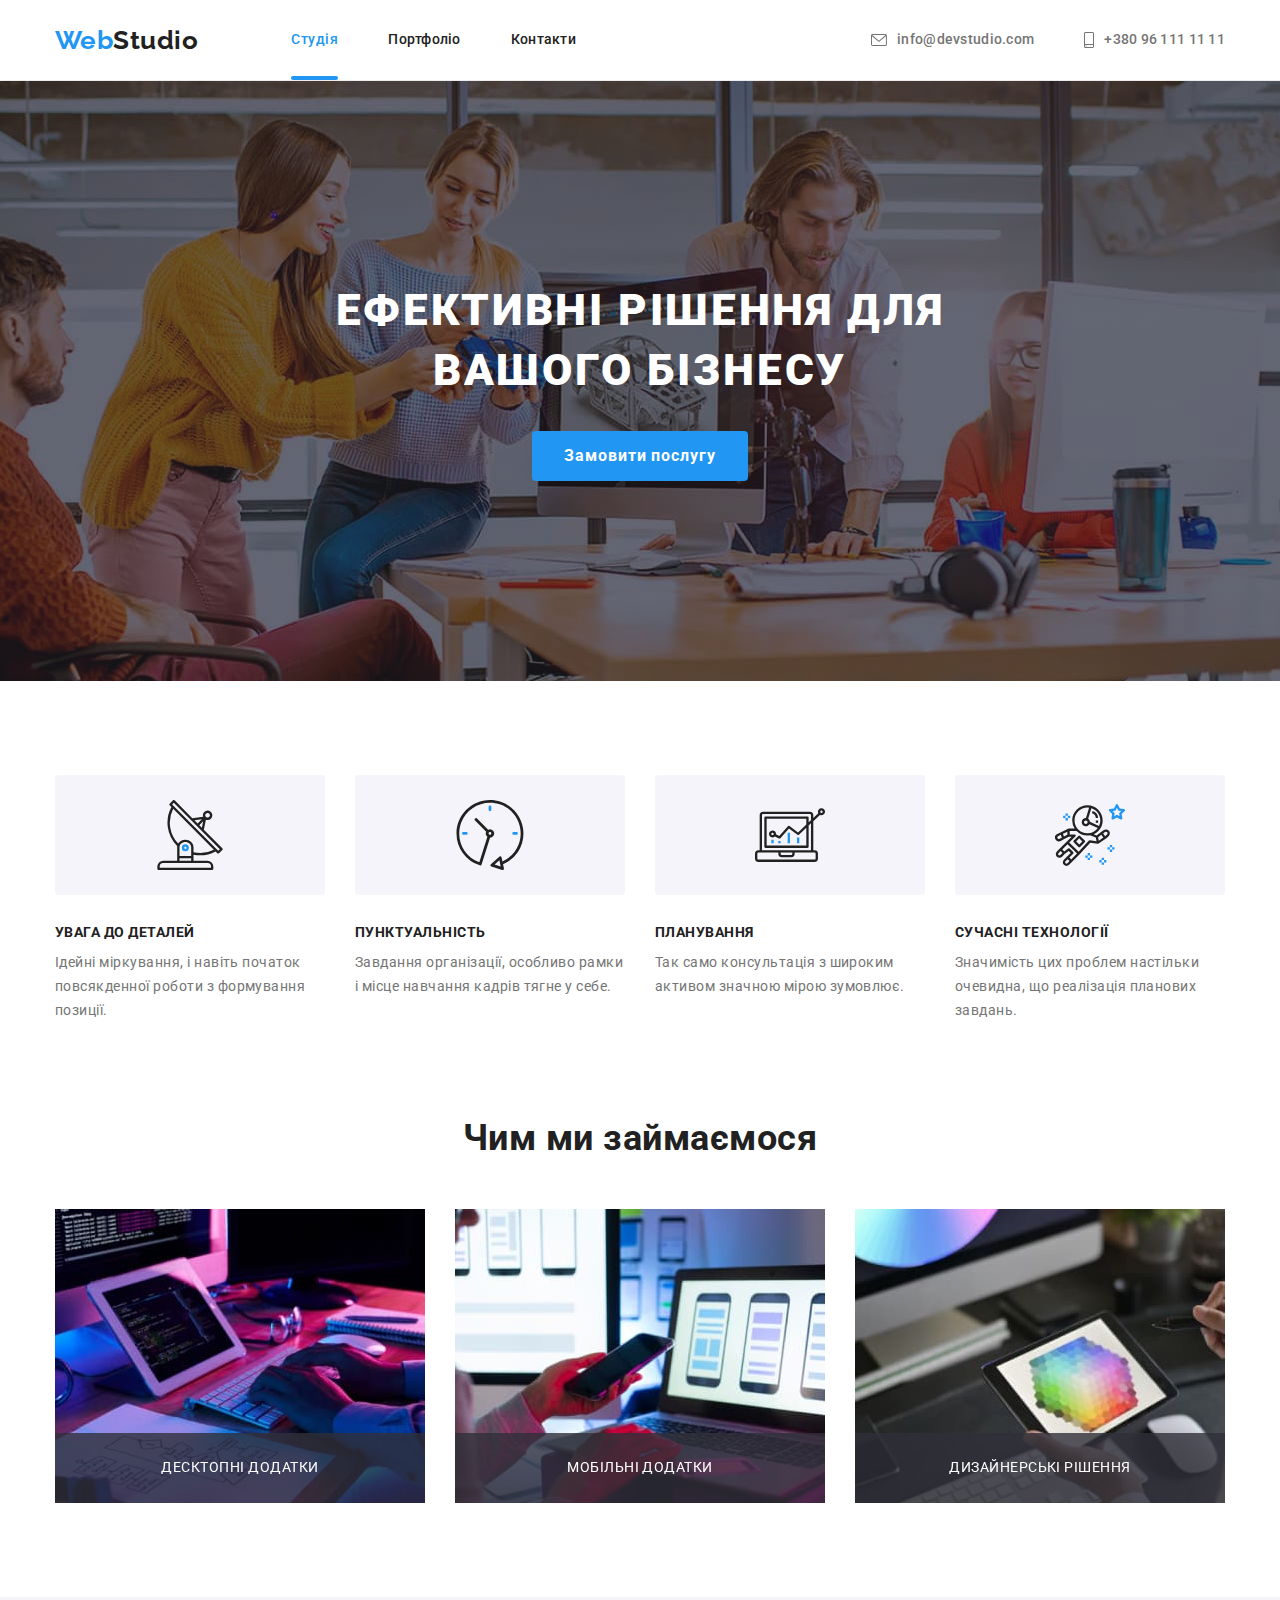
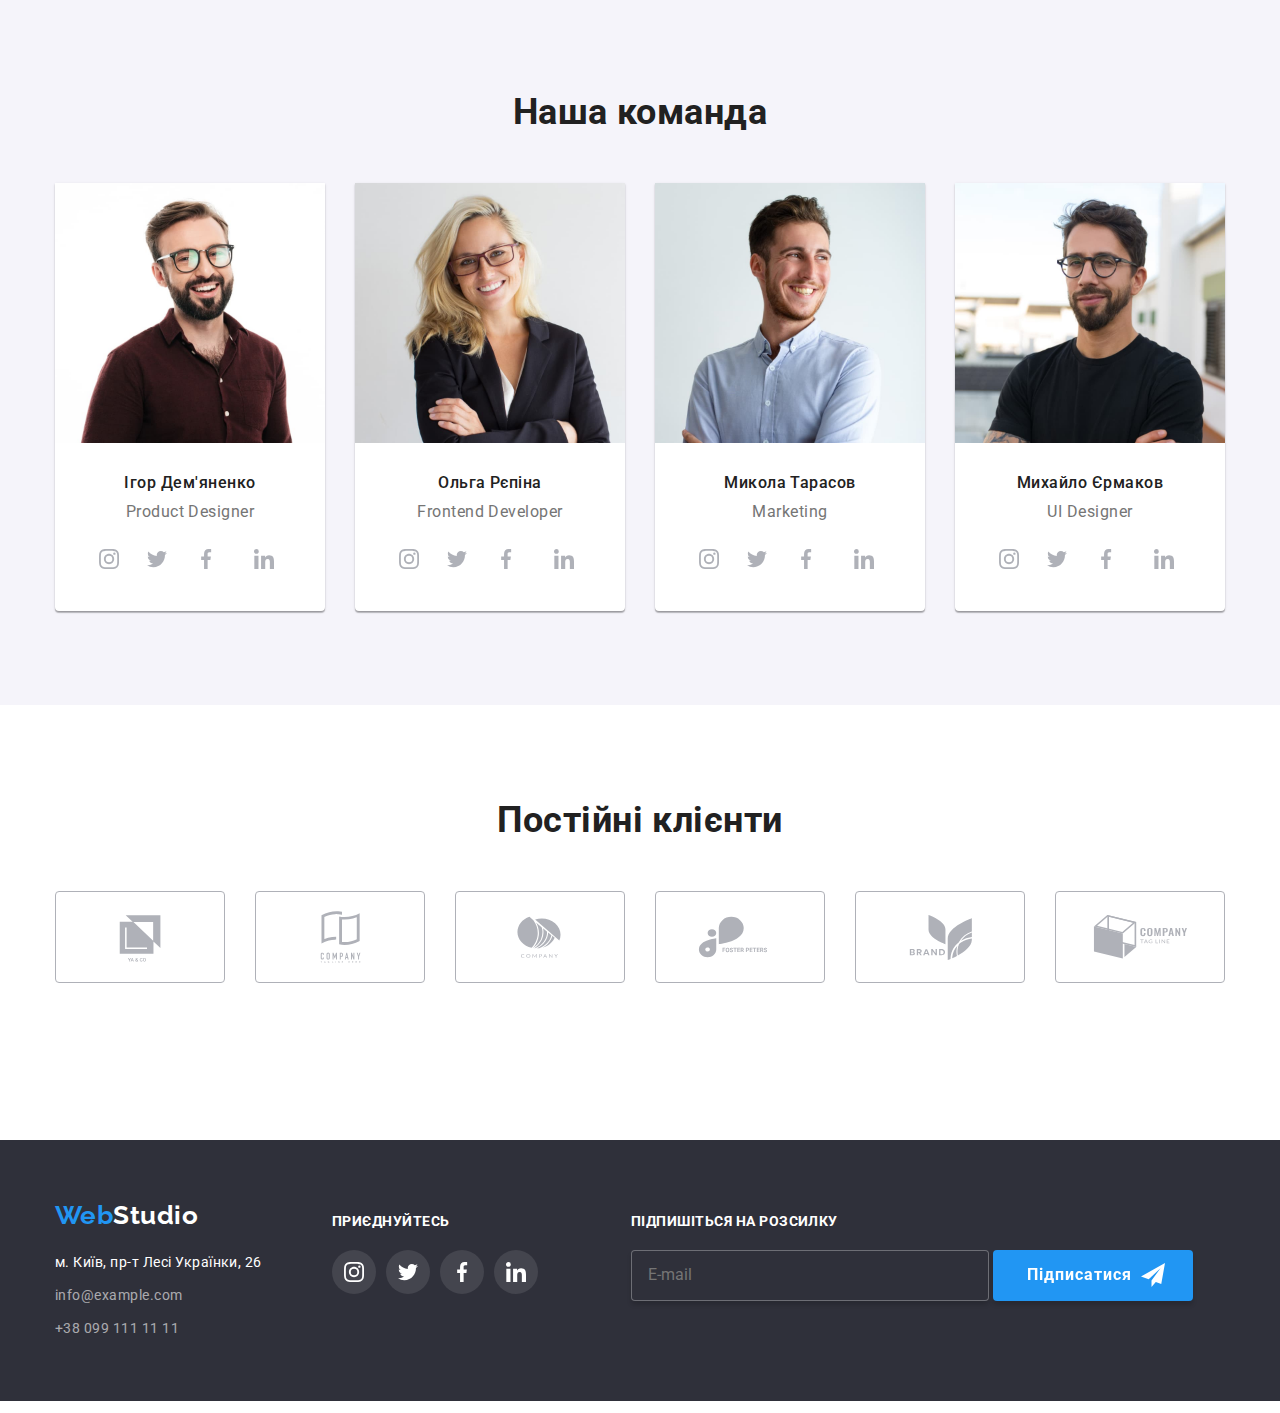
<file: index.html>
<!DOCTYPE html>
<html lang="ru">
  <head>
    <meta charset="UTF-8" />
    <meta http-equiv="X-UA-Compatible" content="IE=edge" />
    <meta name="viewport" content="width=device-width, initial-scale=1.0" />
    <title>Document</title>
    <link
      href="https://fonts.googleapis.com/css2?family=Raleway:wght@700&family=Roboto:wght@400;500;700;900&display=swap"
      rel="stylesheet"
    />
    <link
      rel="stylesheet"
      href="https://cdnjs.cloudflare.com/ajax/libs/modern-normalize/1.1.0/modern-normalize.min.css
"
    />
    <link rel="stylesheet" href="./css/styles.css" />
  </head>
  <body class="page">
    <!--шапка-->
    <header class="page-header">
      <div class="container main-nav">
        <nav class="main-nav">
          <a class="logo-link" href="/" lang="en">
            <span class="logo-accent">Web</span>Studio
          </a>
          <ul class="site-nav list">
            <li class="item">
              <a href="./index.html" class="link-current">Студія</a>
            </li>
            <li class="item">
              <a href="./portfolio.html" class="link">Портфоліо</a>
            </li>
            <li class="item">
              <a href="" class="link">Контакти</a>
            </li>
          </ul>
        </nav>

        <ul class="auth-nav list">
          <li class="item">
            <a href="emailto:info@devstudio.com" class="link">
              <svg class="icon" width="16" height="12">
                <use href="./images/icons.svg#envelope"></use>
              </svg>
              info@devstudio.com
            </a>
          </li>
          <li class="item">
            <a href="tel:+380961111111" class="link">
              <svg class="icon" width="10" height="16">
                <use href="./images/icons.svg#smartphone"></use>
              </svg>
              +380 96 111 11 11
            </a>
          </li>
        </ul>
      </div>
    </header>
    <!--hero-->
    <main>
      <section class="hero section">
        <div class="container">
          <h1 class="hero-title">
            Ефективні рішення для<br />
            вашого бізнесу
          </h1>
          <button data-modal-open class="button-main" type="button">
            Замовити послугу
          </button>
        </div>
        <div class="backdrop is-hidden" data-modal>
          <div class="modal">
            <button data-modal-close class="modal-close">
              <svg class="close-icon" width="18" height="18">
                <use href="./images/icons.svg#close"></use>
              </svg>
            </button>
            <form class="form">
              <b class="form-text">Залиште свої дані, ми вам передзвонимо </b>

              <label class="form-group">
                <span class="form-label">Ім'я</span>
                <input type="text" class="form-input" name="name" autofocus />
                <svg class="icon-form" width="18" height="18">
                  <use href="./images/icons.svg#person"></use>
                </svg>
              </label>

              <label class="form-group"
                ><span class="form-label">Телефон</span>
                <input type="tel" class="form-input" name="phone" />
                <svg class="icon-form" width="18" height="18">
                  <use href="./images/icons.svg#phone"></use>
                </svg>
              </label>
              <label class="form-group"
                ><span class="form-label">Пошта</span>
                <input type="email" class="form-input" name="email" />
                <svg class="icon-form" width="18" height="18">
                  <use href="./images/icons.svg#mail"></use>
                </svg>
              </label>

              <label class="form-group">
                <span class="form-label">Коментар</span>
                <textarea
                  name="comment"
                  class="form-comment"
                  rows="8"
                  placeholder="Введіть текст"
                ></textarea>
              </label>

              <label class="label-checkbox">
                <input class="checkbox" type="checkbox" name="policy" />
                <svg class="checkbox-icon" width="11" height="8">
                  <use href="./images/icons.svg#checkmark"></use>
                </svg>

                <span class="checkbox-text"
                  >Погоджуюся з розсилкою та приймаю
                  <a href="/" class="checkbox-link">Умови договору</a></span
                >
              </label>

              <button type="submit" class="form-button">Відправити</button>
            </form>
          </div>
        </div>
      </section>
      <!--особенности-->
      <section class="feature section">
        <div class="container">
          <h2 class="section-title">Наши особенности</h2>
          <ul class="feature list">
            <li class="item">
              <div class="feature-thumb">
                <svg class="feature-icon">
                  <use
                    href="./images/icons.svg#antenna"
                    width="70"
                    height="70"
                    x="100"
                    y="25"
                  ></use>
                </svg>
              </div>
              <h3 class="feature-title">Увага до деталей</h3>
              <p class="text">
                Ідейні міркування, і навіть початок повсякденної роботи з
                формування позиції.
              </p>
            </li>
            <li class="item">
              <div class="feature-thumb">
                <svg class="feature-icon">
                  <use
                    href="./images/icons.svg#clock"
                    width="70"
                    height="70"
                    x="100"
                    y="25"
                  ></use>
                </svg>
              </div>
              <h3 class="feature-title">Пунктуальність</h3>
              <p class="text">
                Завдання організації, особливо рамки і місце навчання кадрів
                тягне у себе.
              </p>
            </li>
            <li class="item">
              <div class="feature-thumb">
                <svg class="feature-icon">
                  <use
                    href="./images/icons.svg#diagram"
                    width="70"
                    height="70"
                    x="100"
                    y="25"
                  ></use>
                </svg>
              </div>
              <h3 class="feature-title">Планування</h3>
              <p class="text">
                Так само консультація з широким активом значною мірою зумовлює.
              </p>
            </li>
            <li class="item">
              <div class="feature-thumb">
                <svg class="feature-icon">
                  <use
                    href="./images/icons.svg#astronaut"
                    width="70"
                    height="70"
                    x="100"
                    y="25"
                  ></use>
                </svg>
              </div>
              <h3 class="feature-title">Сучасні технології</h3>
              <p class="text">
                Значимість цих проблем настільки очевидна, що реалізація
                планових завдань.
              </p>
            </li>
          </ul>
        </div>
      </section>
      <!--чем занимаемся-->
      <section class="specification section">
        <div class="container">
          <h2 class="title">Чим ми займаємося</h2>
          <ul class="list">
            <li class="item">
              <img
                class="picture"
                src="./images/websitedv.jpg"
                alt="разработка сайтов"
                width="370"
                height="294"
              />
              <div class="specification-thumb">
                <p class="lable">Десктопні додатки</p>
              </div>
            </li>
            <li class="item">
              <img
                class="picture"
                src="./images/appdv.jpg"
                alt="разработка приложений"
                width="370"
                height="294"
              />
              <div class="specification-thumb">
                <p class="lable">Мобільні додатки</p>
              </div>
            </li>
            <li class="item">
              <img
                class="picture"
                src="./images/desine.jpg"
                alt="дизайн сайтов и приложений"
                width="370"
                height="294"
              />
              <div class="specification-thumb">
                <p class="lable">Дизайнерські рішення</p>
              </div>
            </li>
          </ul>
        </div>
      </section>
      <!--наша команда-->
      <section class="team section">
        <div class="container">
          <h2 class="title">Наша команда</h2>
          <ul class="team-list list">
            <li class="item">
              <figure>
                <img
                  class="picture"
                  src="./images/igor.jpg"
                  alt="дизайн"
                  width="270"
                  height="260"
                />
                <figcaption class="card">
                  <p class="name">Ігор Дем'яненко</p>
                  <p class="text" lang="en">Product Designer</p>
                  <a class="social-link" href="#">
                    <svg class="team-icon">
                      <use
                        href="./images/icons.svg#instagram"
                        width="20"
                        height="20"
                        x="12"
                        y="12"
                      ></use>
                    </svg>
                  </a>
                  <a class="social-link" href="#">
                    <svg class="team-icon">
                      <use
                        href="./images/icons.svg#twitter"
                        width="20"
                        height="20"
                        x="12"
                        y="12"
                      ></use>
                    </svg>
                  </a>
                  <a class="social-link" href="#">
                    <svg class="team-icon">
                      <use
                        href="./images/icons.svg#facebook"
                        width="20"
                        height="20"
                        x="12"
                        y="12"
                      ></use>
                    </svg>
                  </a>
                  <a class="social-link" href="#">
                    <svg class="team-icon">
                      <use
                        href="./images/icons.svg#linkedin"
                        width="20"
                        height="20"
                        x="12"
                        y="12"
                      ></use>
                    </svg>
                  </a>
                </figcaption>
              </figure>
            </li>
            <li class="item">
              <figure>
                <img
                  class="picture"
                  src="./images/olga.jpg"
                  alt="разработка"
                  width="270"
                  height="260"
                />
                <figcaption class="card">
                  <p class="name">Ольга Рєпіна</p>
                  <p class="text" lang="en">Frontend Developer</p>
                  <a class="social-link" href="#">
                    <svg class="team-icon">
                      <use
                        href="./images/icons.svg#instagram"
                        width="20"
                        height="20"
                        x="12"
                        y="12"
                      ></use>
                    </svg>
                  </a>
                  <a class="social-link" href="#">
                    <svg class="team-icon">
                      <use
                        href="./images/icons.svg#twitter"
                        width="20"
                        height="20"
                        x="12"
                        y="12"
                      ></use>
                    </svg>
                  </a>
                  <a class="social-link" href="#">
                    <svg class="team-icon">
                      <use
                        href="./images/icons.svg#facebook"
                        width="20"
                        height="20"
                        x="12"
                        y="12"
                      ></use>
                    </svg>
                  </a>
                  <a class="social-link" href="#">
                    <svg class="team-icon">
                      <use
                        href="./images/icons.svg#linkedin"
                        width="20"
                        height="20"
                        x="12"
                        y="12"
                      ></use>
                    </svg>
                  </a>
                </figcaption>
              </figure>
            </li>
            <li class="item">
              <figure>
                <img
                  class="picture"
                  src="./images/nikolaj.jpg"
                  alt="маркетинг"
                  width="270"
                  height="260"
                />
                <figcaption class="card">
                  <p class="name">Микола Тарасов</p>
                  <p class="text" lang="en">Marketing</p>
                  <a class="social-link" href="#">
                    <svg class="team-icon">
                      <use
                        href="./images/icons.svg#instagram"
                        width="20"
                        height="20"
                        x="12"
                        y="12"
                      ></use>
                    </svg>
                  </a>
                  <a class="social-link" href="#">
                    <svg class="team-icon">
                      <use
                        href="./images/icons.svg#twitter"
                        width="20"
                        height="20"
                        x="12"
                        y="12"
                      ></use>
                    </svg>
                  </a>
                  <a class="social-link" href="#">
                    <svg class="team-icon">
                      <use
                        href="./images/icons.svg#facebook"
                        width="20"
                        height="20"
                        x="12"
                        y="12"
                      ></use>
                    </svg>
                  </a>
                  <a class="social-link" href="#">
                    <svg class="team-icon">
                      <use
                        href="./images/icons.svg#linkedin"
                        width="20"
                        height="20"
                        x="12"
                        y="12"
                      ></use>
                    </svg>
                  </a>
                </figcaption>
              </figure>
            </li>
            <li class="item">
              <figure>
                <img
                  class="picture"
                  src="./images/mikhale.jpg"
                  alt="дизайнер"
                  width="270"
                  height="260"
                />
                <figcaption class="card">
                  <p class="name">Михайло Єрмаков</p>
                  <p class="text" lang="en">UI Designer</p>
                  <a class="social-link" href="#">
                    <svg class="team-icon">
                      <use
                        href="./images/icons.svg#instagram"
                        width="20"
                        height="20"
                        x="12"
                        y="12"
                      ></use>
                    </svg>
                  </a>
                  <a class="social-link" href="#">
                    <svg class="team-icon">
                      <use
                        href="./images/icons.svg#twitter"
                        width="20"
                        height="20"
                        x="12"
                        y="12"
                      ></use>
                    </svg>
                  </a>
                  <a class="social-link" href="#">
                    <svg class="team-icon">
                      <use
                        href="./images/icons.svg#facebook"
                        width="20"
                        height="20"
                        x="12"
                        y="12"
                      ></use>
                    </svg>
                  </a>
                  <a class="social-link" href="#">
                    <svg class="team-icon">
                      <use
                        href="./images/icons.svg#linkedin"
                        width="20"
                        height="20"
                        x="12"
                        y="12"
                      ></use>
                    </svg>
                  </a>
                </figcaption>
              </figure>
            </li>
          </ul>
        </div>
      </section>
      <!-- clients -->
      <section class="clients section">
        <div class="container">
          <h2 class="title">Постійні клієнти</h2>
          <ul class="clients list">
            <li class="item">
              <a href="#" class="clients-thumb">
                <svg class="clients-icon">
                  <use
                    href="./images/icons.svg#LogoYaCo"
                    width="106"
                    height="60"
                    x="32"
                    y="16"
                  ></use>
                </svg>
              </a>
            </li>
            <li class="item">
              <a href="#" class="clients-thumb">
                <svg class="clients-icon">
                  <use
                    href="./images/icons.svg#Logotaghere"
                    width="106"
                    height="60"
                    x="32"
                    y="16"
                  ></use>
                </svg>
              </a>
            </li>
            <li class="item">
              <a href="#" class="clients-thumb">
                <svg class="clients-icon">
                  <use
                    href="./images/icons.svg#Logo-2"
                    width="106"
                    height="60"
                    x="32"
                    y="16"
                  ></use>
                </svg>
              </a>
            </li>
            <li class="item">
              <a href="#" class="clients-thumb">
                <svg class="clients-icon">
                  <use
                    href="./images/icons.svg#Logofoster"
                    width="106"
                    height="60"
                    x="32"
                    y="16"
                  ></use>
                </svg>
              </a>
            </li>
            <li class="item">
              <a href="#" class="clients-thumb">
                <svg class="clients-icon">
                  <use
                    href="./images/icons.svg#Logobrand"
                    width="106"
                    height="60"
                    x="32"
                    y="16"
                  ></use>
                </svg>
              </a>
            </li>
            <li class="item">
              <a href="#" class="clients-thumb">
                <svg class="clients-icon">
                  <use
                    href="./images/icons.svg#Logotagline"
                    width="106"
                    height="60"
                    x="32"
                    y="16"
                  ></use>
                </svg>
              </a>
            </li>
          </ul>
        </div>
      </section>
    </main>
    <!--footer-->
    <footer class="footer-site">
      <div class="container main-footer">
        <div class="footer-adress">
          <a class="logo-link" href="/" lang="en">
            <span class="logo-accent">Web</span>Studio
          </a>
          <address class="nav">
            <ul class="list">
              <li class="item">
                <a
                  href="https://goo.gl/maps/Bx3pmiVZrzGmQuvE9"
                  target="_blank"
                  rel="noopener noreferrer"
                  class="nav"
                  >м. Київ, пр-т Лесі Українки, 26</a
                >
              </li>
              <li class="item">
                <a href="mailto:info@example.com" class="link"
                  >info@example.com</a
                >
              </li>
              <li class="item">
                <a href="tel:+380991111111" class="link">+38 099 111 11 11</a>
              </li>
            </ul>
          </address>
        </div>
        <div class="social">
          <p class="footer-text">Приєднуйтесь</p>
          <ul class="footer-social list">
            <li>
              <a class="footer-thumb" href="#">
                <svg class="footer-icon">
                  <use
                    href="./images/icons.svg#instagram"
                    width="20"
                    height="20"
                    x="12"
                    y="12"
                  ></use>
                </svg>
              </a>
            </li>
            <li>
              <a class="footer-thumb" href="#">
                <svg class="footer-icon">
                  <use
                    href="./images/icons.svg#twitter"
                    width="20"
                    height="20"
                    x="12"
                    y="12"
                  ></use>
                </svg>
              </a>
            </li>
            <li class="item">
              <a class="footer-thumb" href="#">
                <svg class="footer-icon">
                  <use
                    href="./images/icons.svg#facebook"
                    width="20"
                    height="20"
                    x="12"
                    y="12"
                  ></use>
                </svg>
              </a>
            </li>
            <li>
              <a class="footer-thumb" href="#">
                <svg class="footer-icon">
                  <use
                    href="./images/icons.svg#linkedin"
                    width="20"
                    height="20"
                    x="12"
                    y="12"
                  ></use>
                </svg>
              </a>
            </li>
          </ul>
        </div>
        <form class="footer-form">
          <p class="footer-text">Підпишіться на розсилку</p>

          <label class="footer-lable">
            <input
              type="email"
              class="footer-input"
              name="email"
              placeholder="E-mail"
            />
          </label>
          <button type="submit" class="footer-button">
            <span>Підписатися</span>
            <svg class="form-icon">
              <use
                href="./images/icons.svg#iconsend"
                width="24"
                height="24"
              ></use>
            </svg>
          </button>
        </form>
      </div>
    </footer>
    <script src="./js/modal.js"></script>
  </body>
</html>
</file>
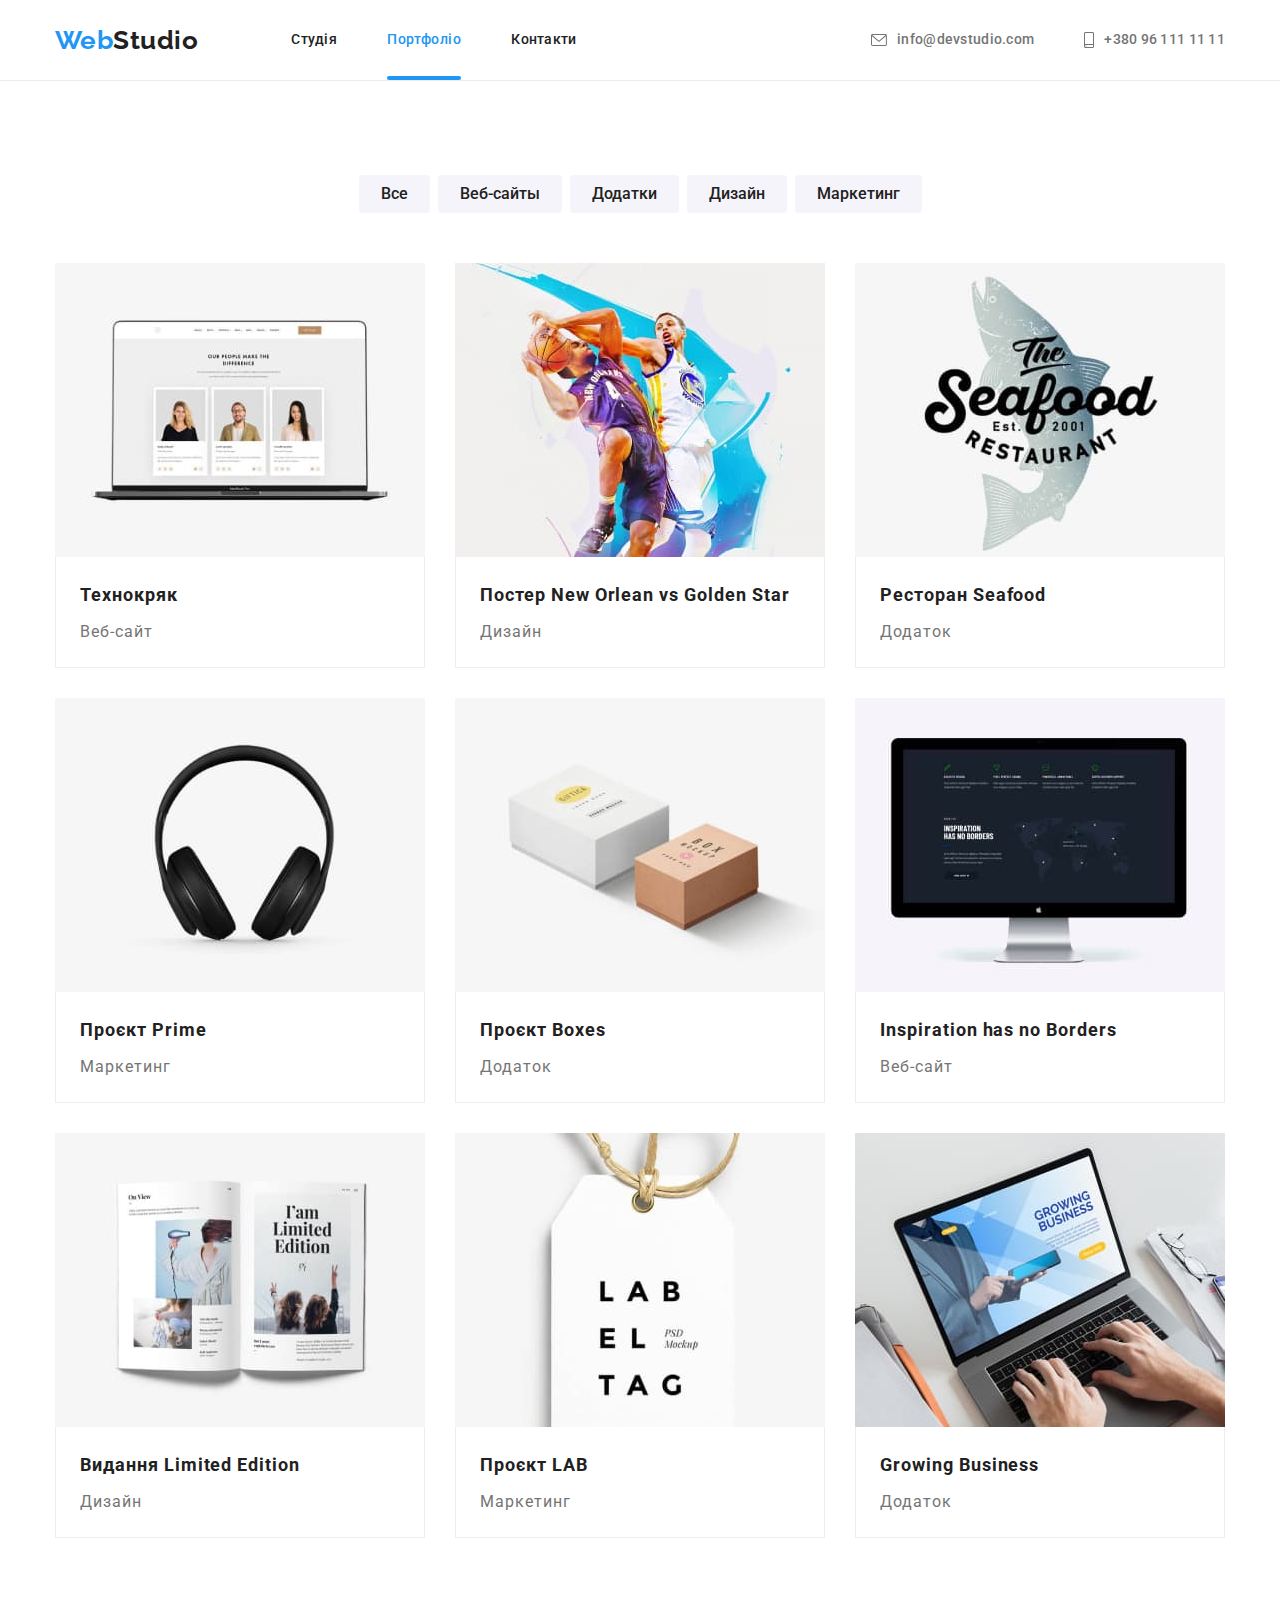
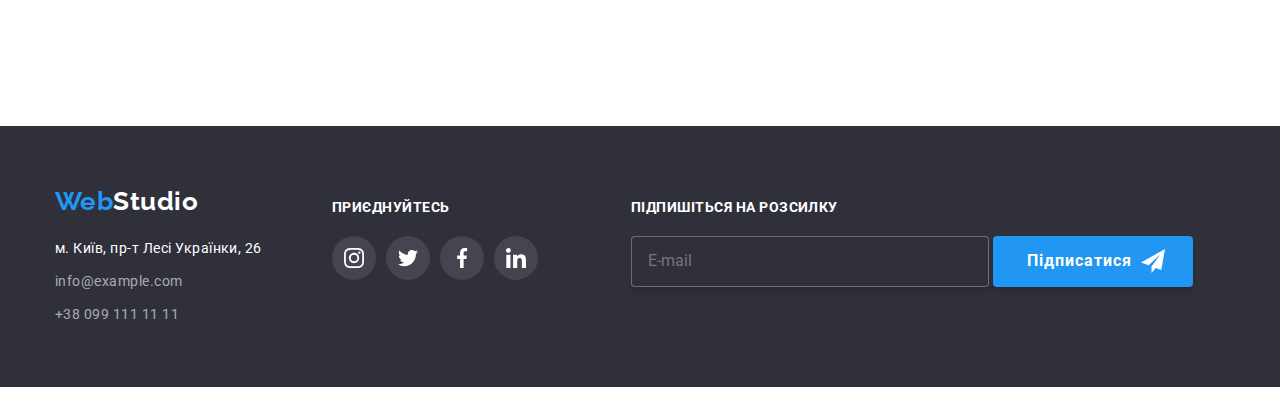
<file: portfolio.html>
<!DOCTYPE html>
<html lang="ru">
  <head>
    <meta charset="UTF-8" />
    <meta http-equiv="X-UA-Compatible" content="IE=edge" />
    <meta name="viewport" content="width=device-width, initial-scale=1.0" />
    <title>Document</title>
    <link
      href="https://fonts.googleapis.com/css2?family=Raleway:wght@700&family=Roboto:wght@400;500;700;900&display=swap"
      rel="stylesheet"
    />
    <link
      rel="stylesheet"
      href="https://cdnjs.cloudflare.com/ajax/libs/modern-normalize/1.1.0/modern-normalize.min.css"
    />

    <link rel="stylesheet" href="./css/styles.css" />
  </head>

  <body class="page">
    <!--шапка-->
    <header class="page-header">
      <div class="container main-nav">
        <nav class="main-nav">
          <a class="logo-link" href="/" lang="en">
            <span class="logo-accent">Web</span>Studio
          </a>
          <ul class="site-nav list">
            <li class="item">
              <a href="./index.html" class="link">Студія</a>
            </li>
            <li class="item">
              <a href="./portfolio.html" class="link-current">Портфоліо</a>
            </li>
            <li class="item">
              <a href="" class="link">Контакти</a>
            </li>
          </ul>
        </nav>

        <ul class="auth-nav list">
          <li class="item">
            <a href="emailto:info@devstudio.com" class="link">
              <svg class="icon" width="16" height="12">
                <use href="./images/icons.svg#envelope"></use>
              </svg>
              info@devstudio.com
            </a>
          </li>
          <li class="item">
            <a href="tel:+380961111111" class="link">
              <svg class="icon" width="10" height="16">
                <use href="./images/icons.svg#smartphone"></use>
              </svg>
              +380 96 111 11 11
            </a>
          </li>
        </ul>
      </div>
    </header>
    <!--main-->
    <main>
      <section class="portfolio section">
        <div class="container">
          <h1>Наши работы</h1>
          <ul class="work list">
            <li class="item">
              <button class="button-type" type="button">Все</button>
            </li>
            <li class="item">
              <button class="button-type" type="button">Веб-сайты</button>
            </li>
            <li class="item">
              <button class="button-type" type="button">Додатки</button>
            </li>
            <li class="item">
              <button class="button-type" type="button">Дизайн</button>
            </li>
            <li class="item">
              <button class="button-type" type="button">Маркетинг</button>
            </li>
          </ul>
          <ul class="work-list list">
            <li class="item">
              <figure>
                <div class="work-thumb">
                  <img
                    class="picture"
                    src="./images/technocrjak.jpg"
                    alt="Работа с веб сайтами"
                    width="370"
                    height="294"
                  />

                  <p class="work-lable">
                    Ресурс пропонує комплексні пропозиції з різним рівнем
                    функціоналу та сервісів. Все це дозволить відвідувачу
                    отримати вичерпні відомості про компанію чи приватну особу.
                  </p>
                </div>
                <figcaption class="box">
                  <p class="title">Технокряк</p>
                  <p class="text">Веб-сайт</p>
                </figcaption>
              </figure>
            </li>
            <li class="item">
              <figure>
                <div class="work-thumb">
                  <img
                    class="picture"
                    src="./images/poster.jpg"
                    alt="дизайн баннеров"
                    width="370"
                    height="294"
                  />
                  <p class="work-lable">
                    Ресурс пропонує комплексні пропозиції з різним рівнем
                    функціоналу та сервісів. Все це дозволить відвідувачу
                    отримати вичерпні відомості про компанію чи приватну особу.
                  </p>
                </div>
                <figcaption class="box">
                  <p class="title">Постер New Orlean vs Golden Star</p>
                  <p class="text">Дизайн</p>
                </figcaption>
              </figure>
            </li>
            <li class="item">
              <figure>
                <div class="work-thumb">
                  <img
                    class="picture"
                    src="./images/seafood.jpg"
                    alt="разработка приложения для ресторана"
                    width="370"
                    height="294"
                  />
                  <p class="work-lable">
                    Ресурс пропонує комплексні пропозиції з різним рівнем
                    функціоналу та сервісів. Все це дозволить відвідувачу
                    отримати вичерпні відомості про компанію чи приватну особу.
                  </p>
                </div>
                <figcaption class="box">
                  <p class="title">Ресторан Seafood</p>
                  <p class="text">Додаток</p>
                </figcaption>
              </figure>
            </li>
            <li class="item">
              <figure>
                <div class="work-thumb">
                  <img
                    class="picture"
                    src="./images/primeproject.jpg"
                    alt="Маркетинговый проект"
                    width="370"
                    height="294"
                  />
                  <p class="work-lable">
                    Ресурс пропонує комплексні пропозиції з різним рівнем
                    функціоналу та сервісів. Все це дозволить відвідувачу
                    отримати вичерпні відомості про компанію чи приватну особу.
                  </p>
                </div>
                <figcaption class="box">
                  <p class="title">Проєкт Prime</p>
                  <p class="text">Маркетинг</p>
                </figcaption>
              </figure>
            </li>
            <li class="item">
              <figure>
                <div class="work-thumb">
                  <img
                    class="picture"
                    src="./images/boxes.jpg"
                    alt="разработка приложения"
                    width="370"
                    height="294"
                  />
                  <p class="work-lable">
                    Ресурс пропонує комплексні пропозиції з різним рівнем
                    функціоналу та сервісів. Все це дозволить відвідувачу
                    отримати вичерпні відомості про компанію чи приватну особу.
                  </p>
                </div>
                <figcaption class="box">
                  <p class="title">Проєкт Boxes</p>
                  <p class="text">Додаток</p>
                </figcaption>
              </figure>
            </li>
            <li class="item">
              <figure>
                <div class="work-thumb">
                  <img
                    class="picture"
                    src="./images/appproject.jpg"
                    alt="разработка веб-сайта"
                    width="370"
                    height="294"
                  />
                  <p class="work-lable">
                    Ресурс пропонує комплексні пропозиції з різним рівнем
                    функціоналу та сервісів. Все це дозволить відвідувачу
                    отримати вичерпні відомості про компанію чи приватну особу.
                  </p>
                </div>
                <figcaption class="box">
                  <p class="title" lang="en">Inspiration has no Borders</p>
                  <p class="text">Веб-сайт</p>
                </figcaption>
              </figure>
            </li>
            <li class="item">
              <figure>
                <div class="work-thumb">
                  <img
                    class="picture"
                    src="./images/limiteded.jpg"
                    alt="дизайн обложек книг"
                    width="370"
                    height="294"
                  />
                  <p class="work-lable">
                    Ресурс пропонує комплексні пропозиції з різним рівнем
                    функціоналу та сервісів. Все це дозволить відвідувачу
                    отримати вичерпні відомості про компанію чи приватну особу.
                  </p>
                </div>
                <figcaption class="box">
                  <p class="title">Видання Limited Edition</p>
                  <p class="text">Дизайн</p>
                </figcaption>
              </figure>
            </li>
            <li class="item">
              <figure>
                <div class="work-thumb">
                  <img
                    class="picture"
                    src="./images/projectlab.jpg"
                    alt="маркетинговый проект"
                    width="370"
                    height="294"
                  />
                  <p class="work-lable">
                    Ресурс пропонує комплексні пропозиції з різним рівнем
                    функціоналу та сервісів. Все це дозволить відвідувачу
                    отримати вичерпні відомості про компанію чи приватну особу.
                  </p>
                </div>
                <figcaption class="box">
                  <p class="title">Проєкт LAB</p>
                  <p class="text">Маркетинг</p>
                </figcaption>
              </figure>
            </li>
            <li class="item">
              <figure>
                <div class="work-thumb">
                  <img
                    class="picture"
                    src="./images/businessapp.jpg"
                    alt="приложение для бизнеса"
                    width="370"
                    height="294"
                  />
                  <p class="work-lable">
                    Ресурс пропонує комплексні пропозиції з різним рівнем
                    функціоналу та сервісів. Все це дозволить відвідувачу
                    отримати вичерпні відомості про компанію чи приватну особу.
                  </p>
                </div>
                <figcaption class="box">
                  <p class="title" lang="en">Growing Business</p>
                  <p class="text">Додаток</p>
                </figcaption>
              </figure>
            </li>
          </ul>
        </div>
      </section>
    </main>
    <!--footer-->
    <footer class="footer-site">
      <div class="container main-footer">
        <div class="footer-adress">
          <a class="logo-link" href="/" lang="en">
            <span class="logo-accent">Web</span>Studio
          </a>
          <address class="nav">
            <ul class="list">
              <li class="item">
                <a
                  href="https://goo.gl/maps/Bx3pmiVZrzGmQuvE9"
                  target="_blank"
                  rel="noopener noreferrer"
                  class="nav"
                  >м. Київ, пр-т Лесі Українки, 26</a
                >
              </li>
              <li class="item">
                <a href="mailto:info@example.com" class="link"
                  >info@example.com</a
                >
              </li>
              <li class="item">
                <a href="tel:+380991111111" class="link">+38 099 111 11 11</a>
              </li>
            </ul>
          </address>
        </div>
        <div class="social">
          <p class="footer-text">Приєднуйтесь</p>
          <ul class="footer-social list">
            <li>
              <a class="footer-thumb" href="#">
                <svg class="footer-icon">
                  <use
                    href="./images/icons.svg#instagram"
                    width="20"
                    height="20"
                    x="12"
                    y="12"
                  ></use>
                </svg>
              </a>
            </li>
            <li>
              <a class="footer-thumb" href="#">
                <svg class="footer-icon">
                  <use
                    href="./images/icons.svg#twitter"
                    width="20"
                    height="20"
                    x="12"
                    y="12"
                  ></use>
                </svg>
              </a>
            </li>
            <li class="item">
              <a class="footer-thumb" href="#">
                <svg class="footer-icon">
                  <use
                    href="./images/icons.svg#facebook"
                    width="20"
                    height="20"
                    x="12"
                    y="12"
                  ></use>
                </svg>
              </a>
            </li>
            <li>
              <a class="footer-thumb" href="#">
                <svg class="footer-icon">
                  <use
                    href="./images/icons.svg#linkedin"
                    width="20"
                    height="20"
                    x="12"
                    y="12"
                  ></use>
                </svg>
              </a>
            </li>
          </ul>
        </div>
        <form class="footer-form">
          <p class="footer-text">Підпишіться на розсилку</p>

          <label class="footer-lable">
            <input
              type="email"
              class="footer-input"
              name="email"
              placeholder="E-mail"
            />
          </label>
          <button type="submit" class="footer-button">
            <span>Підписатися</span>
            <svg class="form-icon">
              <use
                href="./images/icons.svg#iconsend"
                width="24"
                height="24"
              ></use>
            </svg>
          </button>
        </form>
      </div>
    </footer>
  </body>
</html>
</file>
<file: css/styles.css>
/* вторичный цвет текста #212121 */
/* основной цвет текста #757575 */
/* основной цвет фона #FFFFFF */
/* цвет фона футера/героя #2F303A; */
/* цвет текста героя #FFFFFF */
/* акцент #2196F3 */
/* вторичный цвет фона #F5F4FA */
/* текст футера rgba(255, 255, 255, 0.6); */
/* основной цвет иконок  #afb1b8*/
/* цвет фона иконок футера rgba(255, 255, 255, 0.1)  */
/* цвет линии хедера #ececec */
/* цвет рамки карточек порьфолто #eeeeee  */
:root {
  --primary-text-color: #757575;
  --title-text-color: #212121;
  --accent-color: #2196f3;
  --white-color: #ffffff;
  --secondary-background-color: #f5f4fa;
  --footer-background-color: #2f303a;
  --footer-text-color: rgba(255, 255, 255, 0.6);
  --main-icon-color: #afb1b8;
  --footer-iconfon-color: rgba(255, 255, 255, 0.1);
  --border-header-color: #ececec;
  --border-portfoliocard-color: #eeeeee;
  --timing-function: cubic-bezier(0.4, 0, 0.2, 1);
  --backdrop-color: rgba(0, 0, 0, 0.2);
  --close-border-color: rgba(0, 0, 0, 0.1);
  --specification-thumb-color: rgba(47, 48, 58, 0.8);
  --workthumb-background-color: rgba(33, 150, 243, 0.9);
  --input-border-color: rgba(33, 33, 33, 0.2);
  --footer-input-color: rgba(255, 255, 255, 0.3);
  --close-button-color: #000000;
}
.page {
  background-color: var(--white-color);
  color: var(--primary-text-color);
  font-family: roboto, sans-serif;
  letter-spacing: 0.03em;
}
.container {
  margin-left: auto;
  margin-right: auto;
  width: 1200px;
  padding-left: 15px;
  padding-right: 15px;
}
figure {
  margin: 0;
}

button {
  padding: 0;
}
.section {
  padding-top: 94px;
  padding-bottom: 94px;
}
/* шапка */
.page-header {
  border-bottom: 1px solid var(--border-header-color);
}
.main-nav {
  display: flex;
  align-items: center;
}
.list {
  list-style: none;
  padding: 0;
  margin: 0;
}
.logo-link {
  color: var(--title-text-color);
  font-family: "Raleway", sans-serif;
  font-style: normal;
  font-weight: 700;
  font-size: 26px;
  line-height: 1.19;
  text-decoration: none;
}
.logo-accent {
  color: var(--accent-color);
}
.site-nav {
  display: flex;
  margin-left: 93px;
}
.site-nav .item + .item {
  margin-left: 50px;
}
.site-nav .link {
  padding-top: 32px;
  padding-bottom: 32px;
  display: block;

  position: relative;

  color: var(--title-text-color);
  font-weight: 500;
  font-size: 14px;
  line-height: 1.14;
  text-decoration: none;
  letter-spacing: 0.02em;
  transition: color 250ms var(--timing-function);
}
.site-nav .link::after {
  content: "";

  position: absolute;
  bottom: 0;
  display: block;
  width: 100%;
  height: 4px;
  background-color: var(--accent-color);
  border-radius: 2px;
  opacity: 0;
  transition: opacity 250ms var(--timing-function);
}

.site-nav .link:hover,
.site-nav .link:focus {
  color: var(--accent-color);
  opacity: 1;
}
.site-nav .link:hover::after,
.site-nav .link:focus::after {
  opacity: 1;
}
.site-nav .link-current {
  display: block;
  padding-top: 32px;
  padding-bottom: 32px;

  position: relative;

  font-weight: 500;
  font-size: 14px;
  line-height: 1.14;
  text-decoration: none;
  color: var(--accent-color);
}
.site-nav .link-current::after {
  content: "";

  position: absolute;
  bottom: 0;
  display: block;
  width: 100%;
  height: 4px;
  background-color: var(--accent-color);
  border-radius: 2px;
}
.site-nav .link-current:hover::after,
.site-nav .link-current:focus::after {
  opacity: 1;
}
.auth-nav {
  display: flex;
  margin-left: auto;
}
.auth-nav .item + .item {
  margin-left: 50px;
}
.auth-nav .link {
  display: flex;
  align-items: center;
  gap: 10px;
  color: var(--primary-text-color);
  fill: var(--primary-text-color);
  font-weight: 500;
  font-size: 14px;
  line-height: 1.14;
  text-decoration: none;
  letter-spacing: 0.02em;
  transition: color 250ms var(--timing-function),
    fill 250ms var(--timing-function);
}

.auth-nav .link:hover,
.auth-nav .link:focus {
  color: var(--accent-color);
  fill: var(--accent-color);
}

/* hero */
.hero {
  text-align: center;
  background-color: var(--footer-background-color);

  margin-top: 0;
  margin-bottom: 0;
  padding-top: 200px;
  padding-bottom: 200px;

  max-width: 1600px;
  margin-left: auto;
  margin-right: auto;
  background-image: linear-gradient(
      to right,
      rgba(47, 48, 58, 0.4),
      rgba(47, 48, 58, 0.4)
    ),
    url(../images/Iherofon.jpg);

  background-size: cover;
  background-repeat: no-repeat;
  background-position: center;
}
.hero-title {
  margin-top: 0;
  margin-bottom: 30px;

  color: var(--white-color);
  font-weight: 900;
  font-size: 44px;
  line-height: 1.36;
  text-align: center;
  letter-spacing: 0.06em;
  text-transform: uppercase;
}
.is-hidden {
  opacity: 0;
  pointer-events: none;
}
.backdrop {
  position: fixed;
  top: 0;
  left: 0;
  width: 100%;
  height: 100%;

  background-color: var(--backdrop-color);
  transition: opacity 250ms var(--timing-function);
}
.is-hidden .modal {
  transform: translate(-50%, -50%) scale(0.7);
}

.modal {
  position: absolute;
  top: 50%;
  left: 50%;
  transform: translate(-50%, -50%) scale(1);
  min-width: 528px;
  min-height: 581px;
  background-color: var(--white-color);
  box-shadow: 0px 2px 1px 0px rgba(0, 0, 0, 0.2),
    0px 1px 1px 0px rgba(0, 0, 0, 0.14), 0px 1px 3px 0px rgba(0, 0, 0, 0.12);
}
.modal-close {
  position: absolute;
  right: 8px;
  top: 8px;
  display: inline-block;
  border: 1px solid var(--close-border-color);
  width: 30px;
  height: 30px;
  cursor: pointer;
  border-radius: 50%;
  background-color: var(--white-color);
  transition: border-color 250ms var(--timing-function);
}
.close-icon {
  position: absolute;
  right: 5px;
  bottom: 5px;
  fill: var(--close-button-color);
  transition: fill 250ms var(--timing-function);
}
.close-icon:hover,
.close-icon:focus {
  fill: var(--accent-color);
}
.modal-close:hover,
.modal-close:focus {
  border-color: var(--accent-color);
}
.form {
  width: 528px;
  margin-left: auto;
  margin-right: auto;
  padding: 40px 41px;
}
.form-text {
  display: block;
  margin-top: 0;
  margin-bottom: 12px;
  color: var(--title-text-color);
  font-size: 20px;
  line-height: 1.15;
}
.form-group {
  position: relative;
  display: flex;
  flex-direction: column;
  margin-bottom: 10px;
}

.form-label {
  margin-bottom: 4px;
  font-weight: 400;
  font-size: 12px;
  line-height: 1.16;
  text-align: left;
}
.form-input {
  border: 1px solid var(--input-border-color);
  border-radius: 4px;
  padding: 14px 42px;
  appearance: none;
  transition: border-color 250ms var(--timing-function);
}
.icon-form {
  position: absolute;
  bottom: 13px;
  left: 12px;
  fill: var(--title-text-color);
  transition: fill 250ms var(--timing-function);
}

.form-group:focus-within > .form-input {
  border: 1px solid var(--accent-color);
  outline: none;
}
.form-group:focus-within > .icon-form {
  fill: var(--accent-color);
}
.form-comment {
  width: 448px;
  border: 1px solid var(--input-border-color);
  border-radius: 4px;
  margin-top: 0;
  margin-bottom: 20px;
  padding: 12px 16px;
  resize: none;
  transition: border-color 250ms var(--timing-function);
}
.form-group:focus-within > .form-comment {
  border: 1px solid var(--accent-color);
  outline: none;
}
.label-checkbox {
  display: flex;
  align-items: center;
  margin-top: 0;
  margin-bottom: 30px;
  justify-content: center;
}
.checkbox {
  -webkit-appearance: none;
  -moz-appearance: none;
  appearance: none;
  position: absolute;
}
.checkbox-icon {
  display: inline-block;
  width: 16px;
  height: 15px;
  border: 2px solid var(--title-text-color);
  border-radius: 4px;
}
.checkbox:checked + .checkbox-icon {
  border-color: var(--accent-color);
  background-color: var(--accent-color);
  background-origin: border-box;
}
.checkbox-text {
  margin-left: 8px;
  font-size: 14px;
  line-height: 1.7;
}
.checkbox-link {
  color: var(--accent-color);
}
.form-button {
  display: inline-block;
  width: 200px;
  border: none;
  border-radius: 4px;

  padding: 10px 52px;
  cursor: pointer;
  box-shadow: 0 4px 4px 0 rgba(0, 0, 0, 0.15);

  background-color: var(--accent-color);
  color: var(--white-color);
  line-height: 1.9;
}

/* button */
.button-main {
  display: inline-block;
  border: none;
  border-radius: 4px;
  padding: 10px 32px;
  min-width: 200px;
  cursor: pointer;

  background-color: var(--accent-color);
  color: var(--white-color);
  font-weight: 700;
  font-size: 16px;
  line-height: 1.9;
  text-decoration: none;
  text-align: center;
  letter-spacing: 0.06em;
}
.title {
  margin-top: 0;
  margin-bottom: 50px;

  color: var(--title-text-color);
  font-weight: 700;
  font-size: 36px;
  line-height: 1.17;
  text-align: center;
}
.section-title {
  display: none;
  color: var(--title-text-color);
  font-weight: 700;
  font-size: 36px;
  line-height: 1.17;
  text-align: center;
}
/* features */
.feature-title {
  margin-top: 0;
  margin-bottom: 10px;

  color: var(--title-text-color);
  font-weight: 700;
  font-size: 14px;
  line-height: 1.14;
  text-align: left;
  text-transform: uppercase;
}
.feature .text {
  margin-top: 0;
  margin-bottom: 0;

  font-size: 14px;
  line-height: 1.71;
}
.feature {
  display: flex;
  flex-wrap: wrap;
  padding-bottom: 0;
}
.feature .item {
  width: 270px;
}
.feature .item + .item {
  margin-left: 30px;
}

.feature-thumb {
  margin-bottom: 30px;
  width: 270px;
  height: 120px;
  border-radius: 4px;
  background-color: var(--secondary-background-color);
}
/* specification */
.specification .list {
  display: flex;
  flex-wrap: wrap;
  margin-top: 0;
  margin-bottom: 0;
}
.specification .item + .item {
  margin-left: 30px;
}
.specification .item {
  position: relative;
}
.specification-thumb {
  position: absolute;
  bottom: 0;
  padding-top: 27px;
  padding-bottom: 27px;
  width: 100%;

  align-items: center;
  background-color: var(--specification-thumb-color);
}
.lable {
  margin: 0;
  color: var(--white-color);

  font-size: 14px;
  line-height: 1.14;
  text-align: center;
  text-transform: uppercase;
}

/* our team */
.team {
  background-color: var(--secondary-background-color);
}
.team-list .name {
  color: var(--title-text-color);
  font-weight: 500;
  font-size: 16px;
  line-height: 1.19;
  text-align: center;

  margin-top: 30px;
  margin-bottom: 10px;
}
.team-list .text {
  font-size: 16px;
  line-height: 1.19;
  text-align: center;

  margin-top: 0;
  margin-bottom: 16px;
}

.team-list {
  display: flex;
  margin-top: 0;
  margin-bottom: 0;
}
.team-list .item {
  width: 270px;
  height: 428px;
  background-color: var(--white-color);
  border-radius: 0px 0px 4px 4px;
  box-shadow: 0px 1px 3px rgba(0, 0, 0, 0.12), 0px 1px 1px rgba(0, 0, 0, 0.14),
    0px 2px 1px rgba(0, 0, 0, 0.2);
}

.card {
  padding-left: 32px;
  padding-right: 32px;
}
.social-link {
  display: inline-flex;
  width: 44px;
  height: 44px;
  border-radius: 50%;
  color: var(--main-icon-color);
  background-color: var(--white-color);
  transition: background-color 250ms var(--timing-function);
}
.social-link:nth-child(4n + 1) {
  margin-right: 10px;
}
.team-icon {
  fill: currentColor;
  transition: fill 250ms var(--timing-function);
}

.social-link:hover,
.social-link:focus {
  background-color: var(--accent-color);
}
.team-icon:hover,
.team-icon:focus {
  fill: var(--white-color);
}

.team .item + .item {
  margin-left: 30px;
}

.picture {
  display: block;
}
/* clients */
.clients {
  display: flex;
}
.clients-thumb {
  display: inline-block;
  width: 170px;
  height: 92px;
  border: 1px solid var(--main-icon-color);
  border-radius: 4px;
  fill: var(--main-icon-color);
  transition: fill 250ms var(--timing-function),
    border 250ms var(--timing-function);
}

.clients-thumb:hover,
.clients-thumb:focus {
  fill: var(--accent-color);
  border: 1px solid var(--accent-color);
}
.clients .item + .item {
  margin-left: 30px;
}
/* portfolio */
.portfolio h1 {
  display: none;
}
.work {
  display: flex;
  justify-content: center;
}
.work .item + .item {
  margin-left: 8px;
  margin-top: 0;
  margin-bottom: 50px;
}
.button-type {
  padding: 6px 22px;
  border-radius: 4px;
  border: none;

  background-color: var(--secondary-background-color);
  color: var(--title-text-color);
  font-weight: 500;
  font-size: 16px;
  line-height: 1.63;
}
.button-type:hover,
.button-type:focus {
  background-color: var(--accent-color);
  color: var(--white-color);
  box-shadow: 0px 3px 1px rgba(0, 0, 0, 0.1), 0px 1px 2px rgba(0, 0, 0, 0.08),
    0px 2px 2px rgba(0, 0, 0, 0.12);
}

/* work-list */
.work-list {
  display: flex;
  flex-wrap: wrap;
  margin-bottom: 94px;

  letter-spacing: 0.06em;
}

.work-list .item {
  width: 370px;
  margin-right: 30px;
  margin-bottom: 30px;
}
.work-thumb {
  position: relative;
  overflow: hidden;
}
.work-lable {
  position: absolute;
  top: 63px;
  left: 24px;
  right: 24px;
  height: 100%;
  margin: 0;
  font-size: 18px;
  line-height: 1.6;
  color: var(--white-color);
  transform: translateY(100%);
  transition: transform 250ms var(--timing-function);
}
.work-thumb:hover .work-lable {
  transform: translateY(0);
}
.work-thumb::before {
  content: "";
  display: inline-block;
  position: absolute;
  top: 0;
  left: 0;
  width: 100%;
  height: 100%;
  transform: translateY(100%);
  transition: transform 250ms var(--timing-function);

  background-color: var(--workthumb-background-color);
}
.work-thumb:hover::before {
  transform: translateY(0);
}

.work-list .item:hover {
  box-shadow: 1px 4px 6px 0 rgba(0, 0, 0, 0.16), 0 4px 4px 0 rgba(0, 0, 0, 0.06),
    0 1px 1px 0 rgba(0, 0, 0, 0.12);
}

.work-list .item:nth-child(3n) {
  margin-right: 0;
}
.work-list .item:nth-last-child(-n + 3) {
  margin-bottom: 0;
}

.work-list .title {
  margin-top: 0;
  margin-bottom: 4px;
  margin-left: 24px;

  color: var(--title-text-color);
  font-weight: 700;
  font-size: 18px;
  line-height: 2;
  text-align: left;
}

.work-list .text {
  margin-top: 0;
  margin-bottom: 0;
  margin-left: 24px;

  font-size: 16px;
  line-height: 1.88;
}
.box {
  padding-top: 20px;
  padding-bottom: 20px;
  border-left: 1px solid var(--border-portfoliocard-color);
  border-right: 1px solid var(--border-portfoliocard-color);
  border-bottom: 1px solid var(--border-portfoliocard-color);
}
/* footer */
.footer-site {
  background-color: var(--footer-background-color);
  padding-top: 60px;
  padding-bottom: 60px;
}
.footer-site .logo-link {
  color: var(--white-color);
}
.main-footer {
  display: flex;
}
.nav {
  margin-top: 20px;

  color: var(--white-color);
  font-family: "Roboto";
  font-style: normal;
  font-size: 14px;
  line-height: 1.71;
  text-decoration: none;
}
.nav .link {
  color: var(--footer-text-color);
  text-decoration: none;
}
.nav .item {
  margin-top: 0;
  margin-bottom: 9px;
}
.nav .item:last-child {
  margin-bottom: 0;
}
.social {
  display: inline-block;
  margin-left: 70px;
}
.footer-social {
  display: flex;
}
.footer-text {
  margin-bottom: 20px;
  color: var(--white-color);
  font-weight: 700;
  font-size: 14px;
  line-height: 1.14;
  text-transform: uppercase;
}

.footer-thumb {
  margin-top: 0px;
  margin-right: 10px;
  display: inline-flex;
  width: 44px;
  height: 44px;
  border-radius: 50%;
  color: var(--white-color);
  background-color: var(--footer-iconfon-color);
  transition: background-color 250ms var(--timing-function);
}

.footer-thumb:last-child {
  margin-left: 0;
}
.footer-icon {
  fill: currentColor;
}
.footer-thumb:hover,
.footer-thumb:focus {
  background-color: var(--accent-color);
}
.footer-form {
  display: inline-block;
  width: 570px;
  margin-left: 83px;
}

.footer-input {
  width: 358px;
  color: var(--footer-text-color);
  padding: 15px 16px;
  background-color: var(--footer-background-color);
  border: 1px solid var(--footer-input-color);
  border-radius: 4px;
  box-shadow: 0 4px 4px 0 rgba(0, 0, 0, 0.15);
}
.footer-button {
  position: relative;
  display: inline-block;
  width: 200px;
  border: none;
  border-radius: 4px;

  padding-top: 10px;
  padding-bottom: 10px;
  padding-right: 28px;
  cursor: pointer;

  background-color: var(--accent-color);
  color: var(--white-color);
  font-weight: 700;
  font-size: 16px;
  line-height: 1.9;
  text-decoration: none;
  letter-spacing: 0.06em;
  box-shadow: 0 4px 4px 0 rgba(0, 0, 0, 0.15);
}
.form-icon {
  position: absolute;
  top: 13px;
  right: 28px;
  left: 148px;
}
</file>
